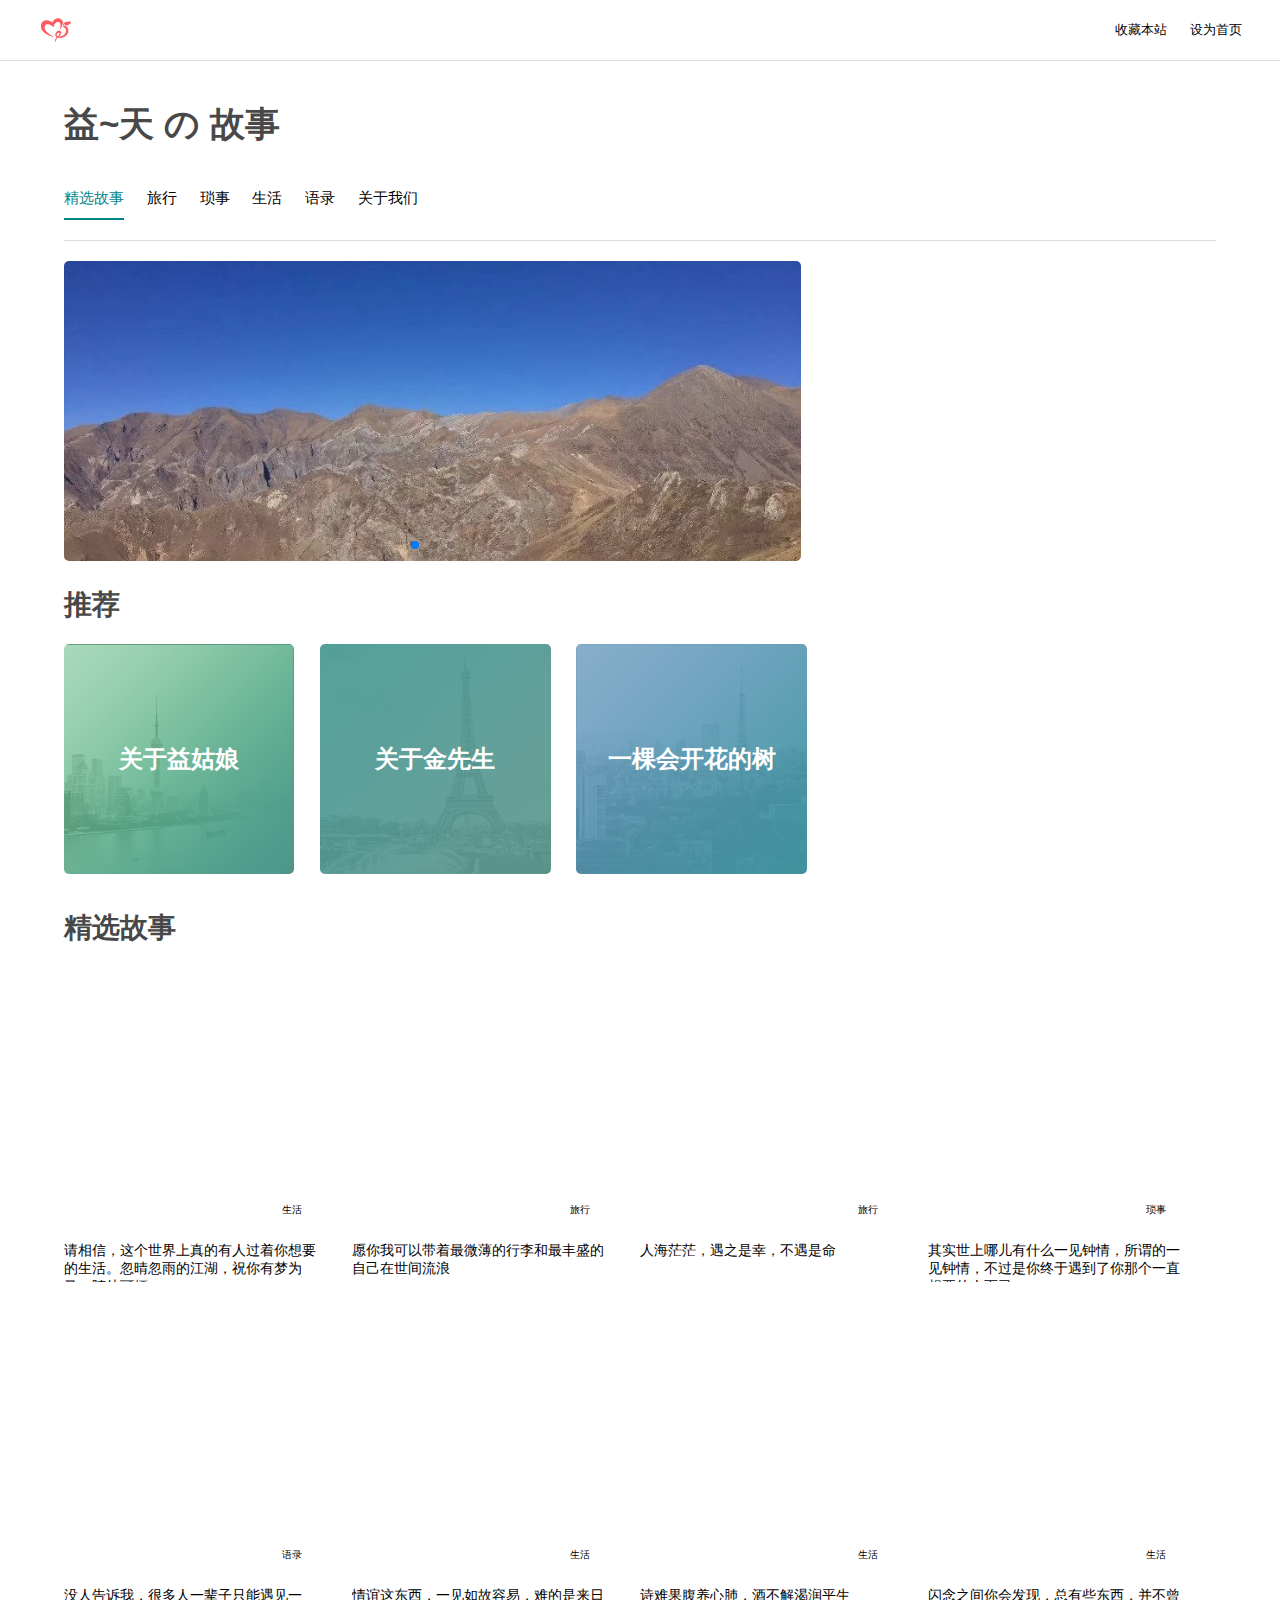
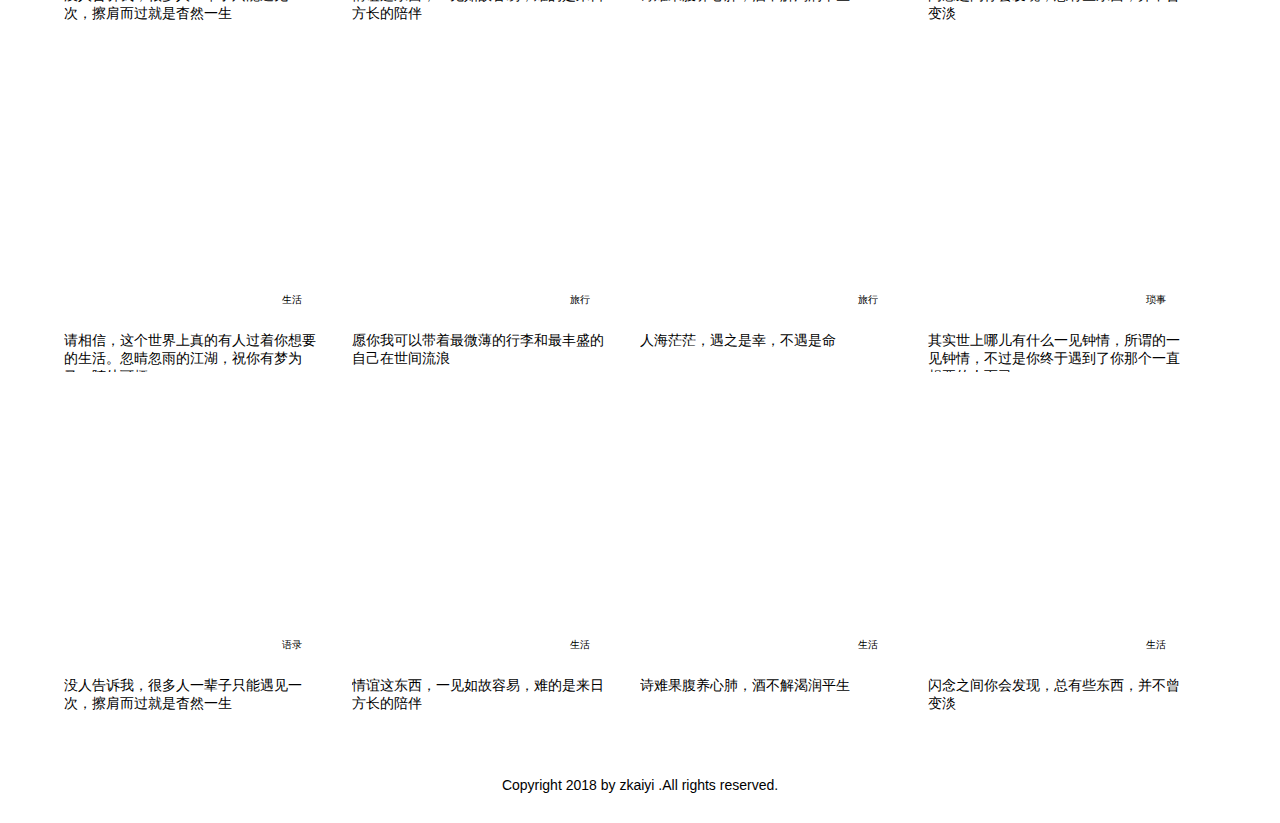
<file: index.html>
<!DOCTYPE html>
<html>
	<head>
		<meta charset="utf-8" />
		<meta http-equiv="content-Type" content="text/html;charset=utf-8"> 
		<meta name="viewport" content="initial-scale=1.0, maximum-scale=1.0, user-scalable=no" />
		<meta name="description" content="You are in my story" />
		<meta name="author" content="张凯益" />
		<title>You are in my story</title>
		<link rel="shortcut icon" type="image/x-icon" href="img/love.ico" media="screen" />
		<link rel="stylesheet" href="css/reset.css" />
		<link rel="stylesheet" href="css/main.css" />
		<link rel="stylesheet" href="css/swiper.min.css" />
		<link rel="stylesheet" href="css/index.css" />
		<link rel="stylesheet" href="css/media.css" />
		
	</head>
	
	<!--带有data-bg的必须要有lazy这个类名，用于懒加载-->
	<body>
		<!--通用的头部-->
		<div id="header">
			<div class="header-container">
				<div class="header-left">
					<img class="logo" src="img/love.png" />
				</div>
				<div class="header-right">
					<div class="collect">收藏本站</div>
					<div class="setIndex">设为首页</div>
				</div>
			</div>
		</div>
		
		<!--页面主体部分 -->
		<div class="container">
			<!--通用的导航-->
			<h1 class="title">益~天<a style="margin: 0 10px;">の</a>故事</h1>
			<div class="navs-container">
				<div class="navs navs-active">精选故事</div>
				<div class="navs">旅行</div>
				<div class="navs">琐事</div>
				<div class="navs">生活</div>
				<div class="navs">语录</div>
				<div class="navs">关于我们</div>
			</div>
			<!--轮播图-->
			<div class="swiper-container">
		        <div class="swiper-wrapper">
		            <div class="swiper-slide lazy"  data-bg="url(story-img/3.jpg)"></div>
		            <div class="swiper-slide lazy"  data-bg="url(story-img/10.jpg)"></div>
		            <div class="swiper-slide lazy"  data-bg="url(story-img/12.jpg)"></div>

		        </div>
		        <!-- Add Pagination -->
		        <div class="swiper-pagination"></div>
		    </div>
		    
			<h2 class="title2 title3">推荐</h2>
			<div class="recommend-container">
				<div class="recommends lazy" data-bg="url(img/bg1.png)">
					<h1 class="recommend-title">关于益姑娘</h1>

				</div>
				<div class="recommends lazy" data-bg="url(img/bg2.png)">
					<h1 class="recommend-title">关于金先生</h1>
					
				</div>
				<div class="recommends lazy" data-bg="url(img/bg3.png)">
					<h1 class="recommend-title">一棵会开花的树</h1>

				</div>
			</div>
			
			<h2 class="title2">精选故事</h2>
			<div class="main">
				
				<!--一个section是一个小块-->
				<div class="section">
					<div class="section-container lazy"  data-bg="url(story-img/1.jpg)">
						<div class="tag">生活</div>
					</div>
					<p class="desc">请相信，这个世界上真的有人过着你想要的生活。忽晴忽雨的江湖，祝你有梦为马，随处可栖。</p>
				</div>
				<div class="section">
					<div class="section-container lazy"  data-bg="url(story-img/2.jpg)" >
						<div class="tag">旅行</div>
					</div>
					<p class="desc">愿你我可以带着最微薄的行李和最丰盛的自己在世间流浪</p>
				</div>
				<div class="section">
					<div class="section-container lazy"  data-bg="url(story-img/3.jpg)">
						<div class="tag">旅行</div>
					</div>
					<p class="desc">人海茫茫，遇之是幸，不遇是命</p>
				</div>
				<div class="section">
					<div class="section-container lazy"  data-bg="url(story-img/4.jpg)">
						<div class="tag">琐事</div>
					</div>
					<p class="desc">其实世上哪儿有什么一见钟情，所谓的一见钟情，不过是你终于遇到了你那个一直想要的人而已</p>
				</div>
				<div class="section">
					<div class="section-container lazy"  data-bg="url(story-img/6.jpg)">
						<div class="tag">语录</div>
					</div>
					<p class="desc">没人告诉我，很多人一辈子只能遇见一次，擦肩而过就是杳然一生</p>
				</div>
				<div class="section">
					<div class="section-container lazy"  data-bg="url(story-img/7.jpg)">
						<div class="tag">生活</div>
					</div>
					<p class="desc">情谊这东西，一见如故容易，难的是来日方长的陪伴</p>
				</div>
				<div class="section">
					<div class="section-container lazy"  data-bg="url(story-img/8.jpg)">
						<div class="tag">生活</div>
					</div>
					<p class="desc">诗难果腹养心肺，酒不解渴润平生</p>
				</div>
				<div class="section">
					<div class="section-container lazy"  data-bg="url(story-img/9.jpg)">
						<div class="tag">生活</div>
					</div>
					<p class="desc">闪念之间你会发现，总有些东西，并不曾变淡</p>
				</div>
				<div class="section">
					<div class="section-container lazy"  data-bg="url(story-img/1.jpg)">
						<div class="tag">生活</div>
					</div>
					<p class="desc">请相信，这个世界上真的有人过着你想要的生活。忽晴忽雨的江湖，祝你有梦为马，随处可栖。</p>
				</div>
				<div class="section">
					<div class="section-container lazy"  data-bg="url(story-img/2.jpg)">
						<div class="tag">旅行</div>
					</div>
					<p class="desc">愿你我可以带着最微薄的行李和最丰盛的自己在世间流浪</p>
				</div>
				<div class="section">
					<div class="section-container lazy"  data-bg="url(story-img/3.jpg)">
						<div class="tag">旅行</div>
					</div>
					<p class="desc">人海茫茫，遇之是幸，不遇是命</p>
				</div>
				<div class="section">
					<div class="section-container lazy"  data-bg="url(story-img/4.jpg)">
						<div class="tag">琐事</div>
					</div>
					<p class="desc">其实世上哪儿有什么一见钟情，所谓的一见钟情，不过是你终于遇到了你那个一直想要的人而已</p>
				</div>
				<div class="section">
					<div class="section-container lazy"  data-bg="url(story-img/6.jpg)">
						<div class="tag">语录</div>
					</div>
					<p class="desc">没人告诉我，很多人一辈子只能遇见一次，擦肩而过就是杳然一生</p>
				</div>
				<div class="section">
					<div class="section-container lazy"  data-bg="url(story-img/7.jpg)">
						<div class="tag">生活</div>
					</div>
					<p class="desc">情谊这东西，一见如故容易，难的是来日方长的陪伴</p>
				</div>
				<div class="section">
					<div class="section-container lazy"  data-bg="url(story-img/8.jpg)">
						<div class="tag">生活</div>
					</div>
					<p class="desc">诗难果腹养心肺，酒不解渴润平生</p>
				</div>
				<div class="section">
					<div class="section-container lazy"  data-bg="url(story-img/9.jpg)">
						<div class="tag">生活</div>
					</div>
					<p class="desc">闪念之间你会发现，总有些东西，并不曾变淡</p>
				</div>
			</div>
		</div>
		<footer>
			Copyright 2018 by zkaiyi .All rights reserved.
		</footer>
		<script src="js/jquery-3.2.1.js"></script>
		<script type="text/javascript" src="js/onload.js" ></script>
		<script type="text/javascript" src="js/main.js" ></script>
		<script type="text/javascript" src="js/swiper.jquery.min.js" ></script>
		<script type="text/javascript" src="js/isie.js" ></script>
		<script>
	    var swiper = new Swiper('.swiper-container', {
	        pagination: '.swiper-pagination',
	        paginationClickable: true,
	        spaceBetween: 30,
	        centeredSlides: true,
	        autoplay: 2500,
	        autoplayDisableOnInteraction: false
	    });
	    </script>
	</body>
</html>
</file>
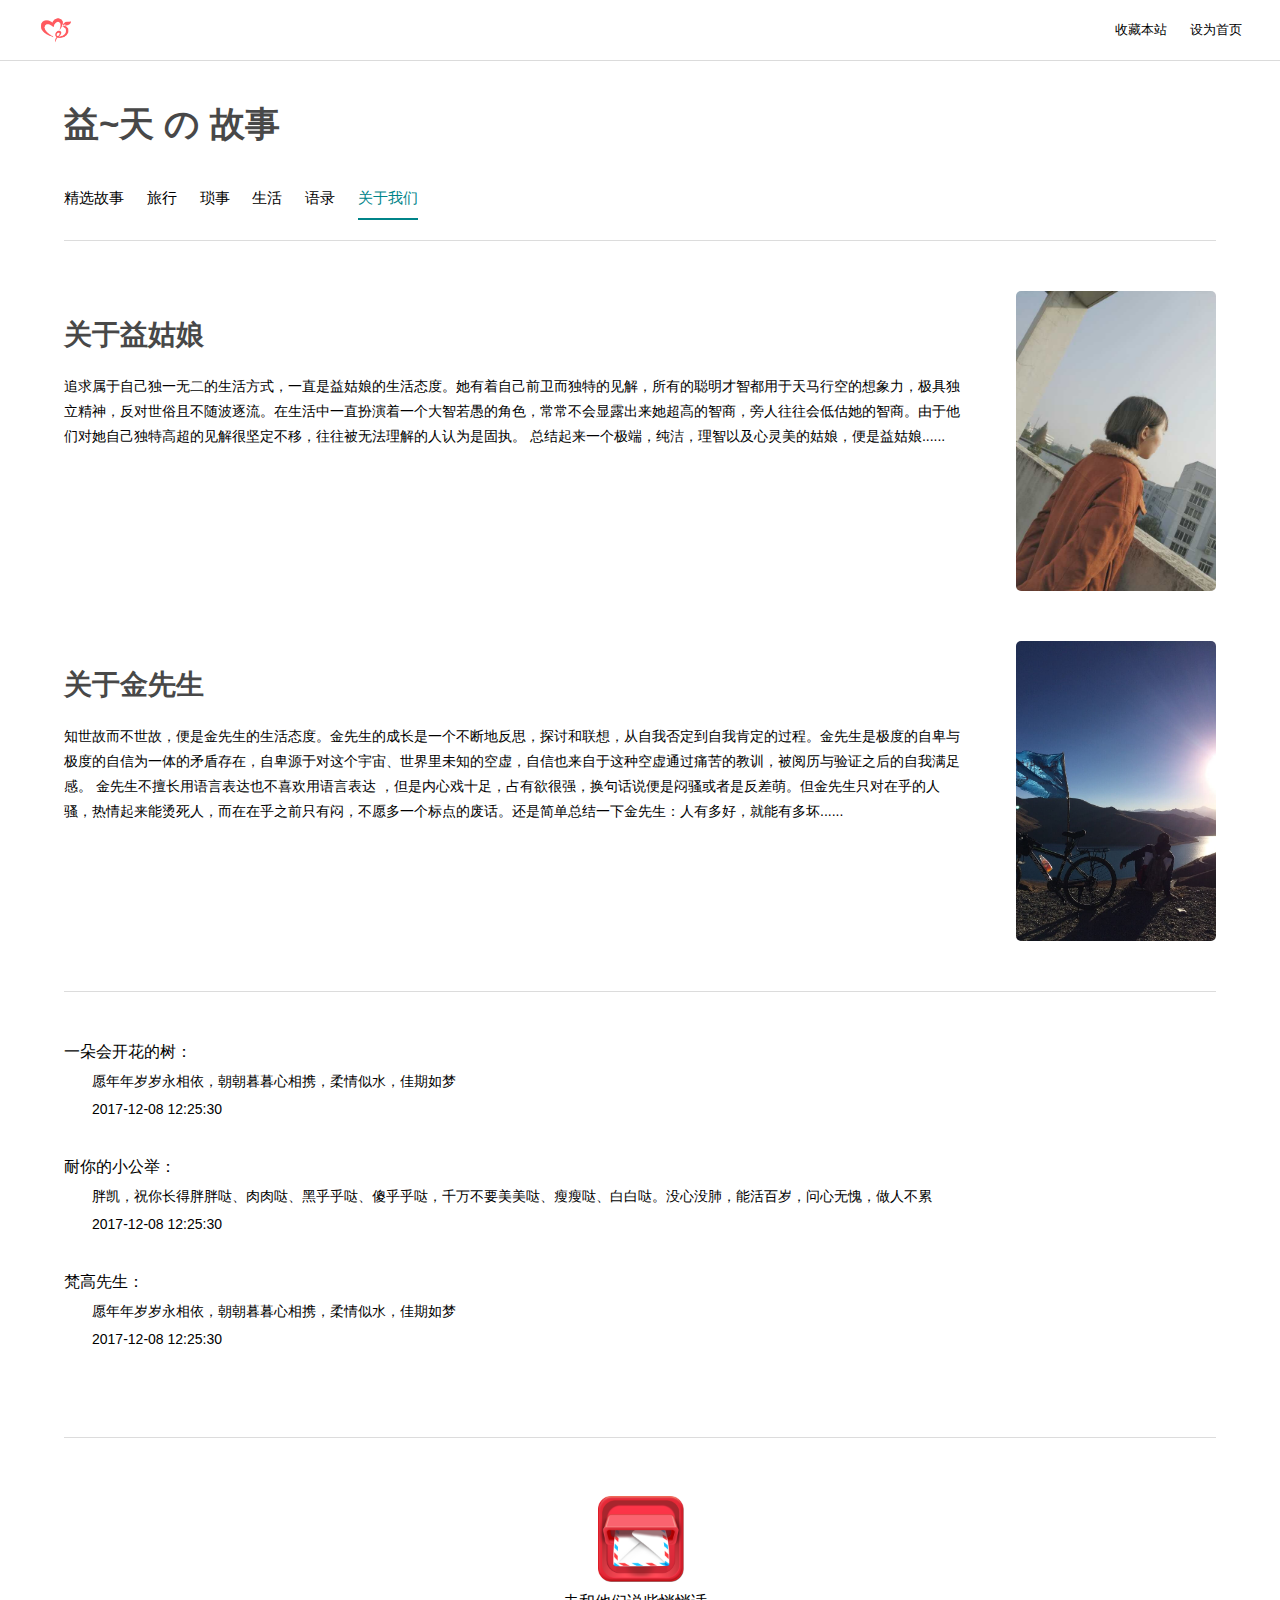
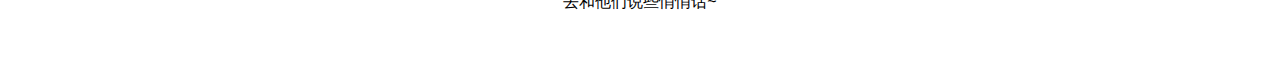
<file: about.html>
<!DOCTYPE html>
<html>
	<head>
		<meta charset="utf-8" />
		<meta http-equiv="content-Type" content="text/html;charset=utf-8"> 
		<meta name="viewport" content="initial-scale=1.0, maximum-scale=1.0, user-scalable=no" />
		<meta name="description" content="You are in my story" />
		<meta name="author" content="张凯益" />
		<title>You are in my story</title>
		<link rel="shortcut icon" type="image/x-icon" href="img/love.ico" media="screen" />
		<link rel="stylesheet" href="css/reset.css" />
		<link rel="stylesheet" href="css/main.css" />
		
		<link rel="stylesheet" href="css/about.css" />
		<link rel="stylesheet" href="css/media.css" />
	</head>
	<body>
		<div id="header">
			<div class="header-container">
				<div class="header-left">
					<img class="logo" src="img/love.png" />
				</div>
				<div class="header-right">
					<div class="collect">收藏本站</div>
					<div class="setIndex">设为首页</div>
				</div>
			</div>
			
		</div>
		<div class="container">
			<h1 class="title">益~天<a style="margin: 0 10px;">の</a>故事</h1>
			<div class="navs-container">
				<div class="navs">精选故事</div>
				<div class="navs">旅行</div>
				<div class="navs">琐事</div>
				<div class="navs">生活</div>
				<div class="navs">语录</div>
				<div class="navs navs-active">关于我们</div>
			</div>

			
			<div class="person-desc">
				
				<div class="person-desc-right">
					<h2 class="title2">关于益姑娘</h2>
					<div class="main">
						<p class="peroson-desc">
							追求属于自己独一无二的生活方式，一直是益姑娘的生活态度。她有着自己前卫而独特的见解，所有的聪明才智都用于天马行空的想象力，极具独立精神，反对世俗且不随波逐流。在生活中一直扮演着一个大智若愚的角色，常常不会显露出来她超高的智商，旁人往往会低估她的智商。由于他们对她自己独特高超的见解很坚定不移，往往被无法理解的人认为是固执。
							总结起来一个极端，纯洁，理智以及心灵美的姑娘，便是益姑娘......
						</p>
					</div>
				</div>
				<div class="person-desc-left lazy" data-bg="url(img/yi.jpg)"></div>
			</div>
			<div class="person-desc">
				
				<div class="person-desc-right">
					<h2 class="title2">关于金先生</h2>
					<div class="main">
						<p class="peroson-desc">
							知世故而不世故，便是金先生的生活态度。金先生的成长是一个不断地反思，探讨和联想，从自我否定到自我肯定的过程。金先生是极度的自卑与极度的自信为一体的矛盾存在，自卑源于对这个宇宙、世界里未知的空虚，自信也来自于这种空虚通过痛苦的教训，被阅历与验证之后的自我满足感。
							金先生不擅长用语言表达也不喜欢用语言表达 ，但是内心戏十足，占有欲很强，换句话说便是闷骚或者是反差萌。但金先生只对在乎的人骚，热情起来能烫死人，而在在乎之前只有闷，不愿多一个标点的废话。还是简单总结一下金先生：人有多好，就能有多坏......
						</p>
					</div>
				</div>
				<div class="person-desc-left lazy" data-bg="url(img/tian.jpg)"></div>
			</div>
			
			<div class="liuyan-list">
				<div class="lists">
					<p class="liuyan-name">一朵会开花的树：</p>
					<p class="liuyan-content">愿年年岁岁永相依，朝朝暮暮心相携，柔情似水，佳期如梦</p>
					<p class="liuyan-time">2017-12-08 12:25:30</p>
				</div>
				<div class="lists">
					<p class="liuyan-name">耐你的小公举：</p>
					<p class="liuyan-content">胖凯，祝你长得胖胖哒、肉肉哒、黑乎乎哒、傻乎乎哒，千万不要美美哒、瘦瘦哒、白白哒。没心没肺，能活百岁，问心无愧，做人不累</p>
					<p class="liuyan-time">2017-12-08 12:25:30</p>
				</div>
				<div class="lists">
					<p class="liuyan-name">梵高先生：</p>
					<p class="liuyan-content">愿年年岁岁永相依，朝朝暮暮心相携，柔情似水，佳期如梦</p>
					<p class="liuyan-time">2017-12-08 12:25:30</p>
				</div>
			</div>
			
			<div class="liuyan" onclick="window.location.href='mail.html'">
				<img class="mail" src="img/mail.png" />
				<p>去和他们说些悄悄话~</p>
			</div>
		</div>

		<script src="js/jquery-3.2.1.js"></script>
		<script type="text/javascript" src="js/onload.js" ></script>
		<script type="text/javascript" src="js/main.js" ></script>
	</body>
</html>
</file>
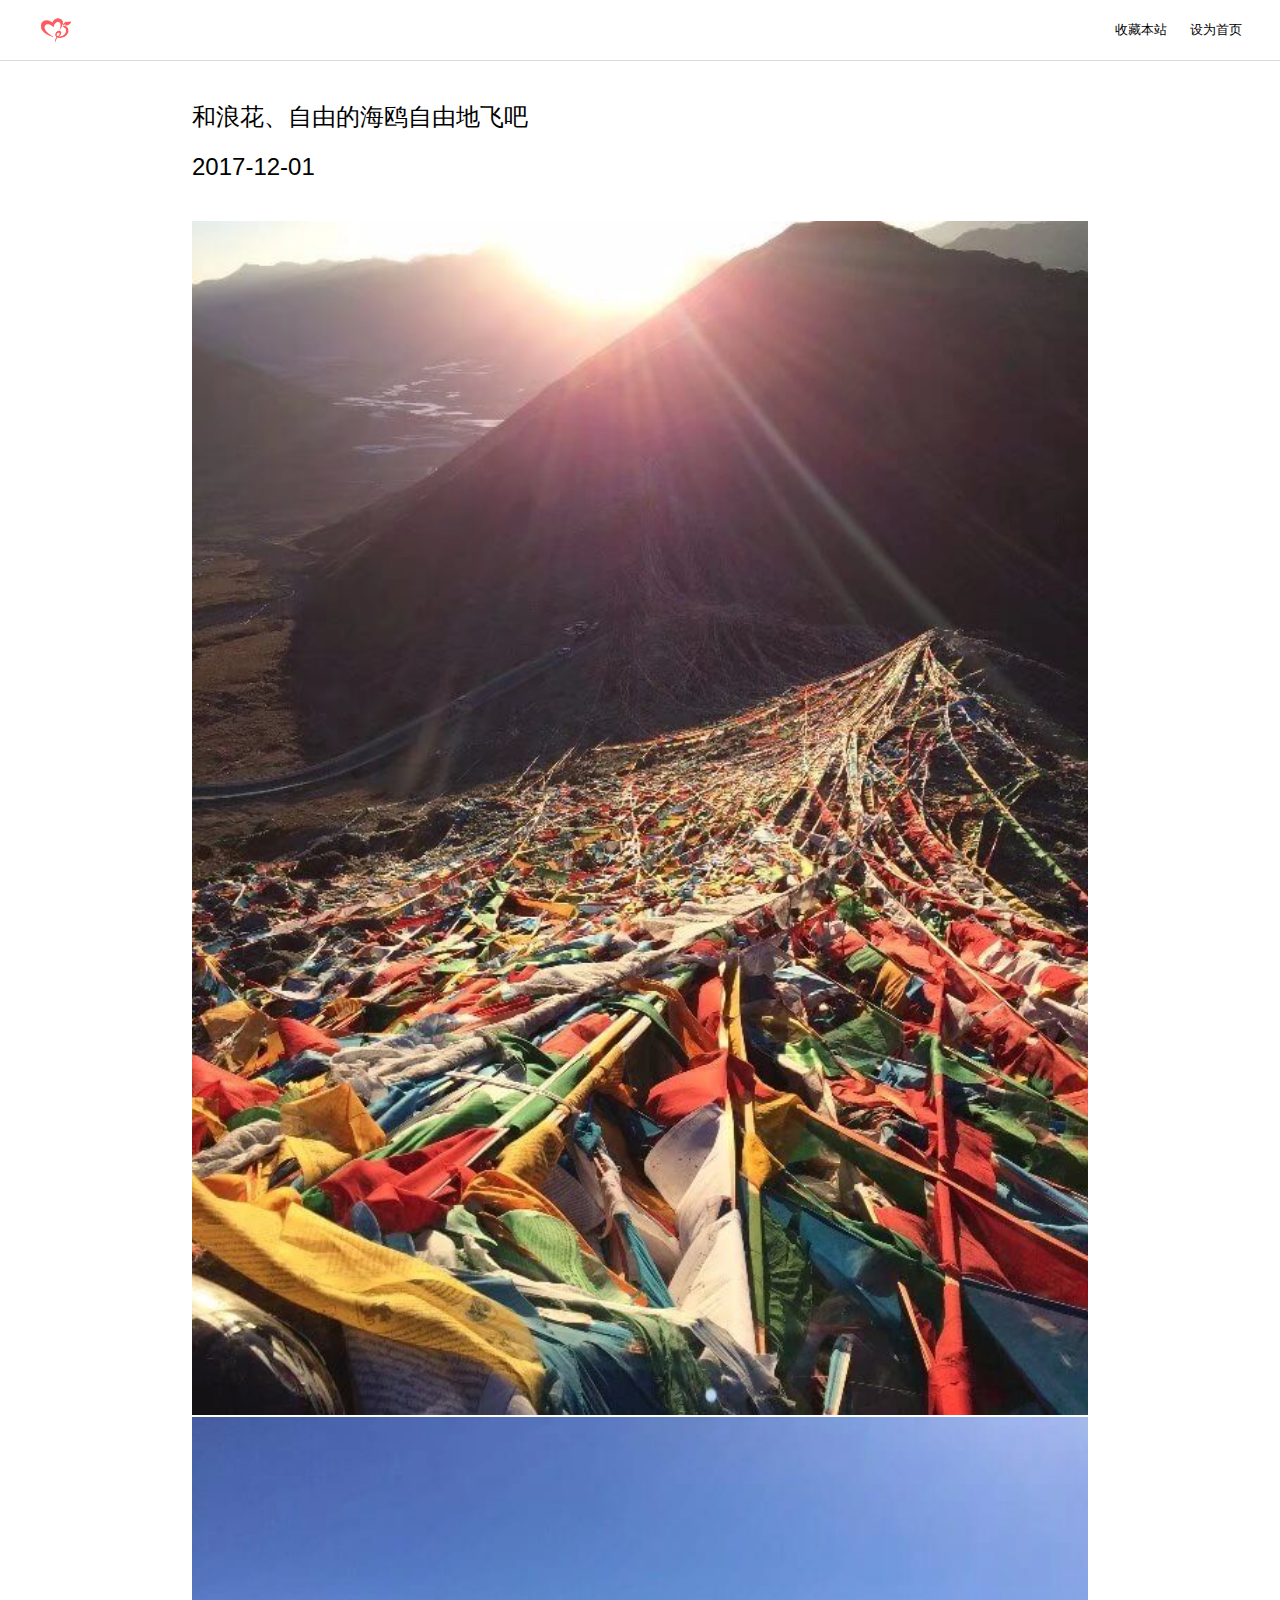
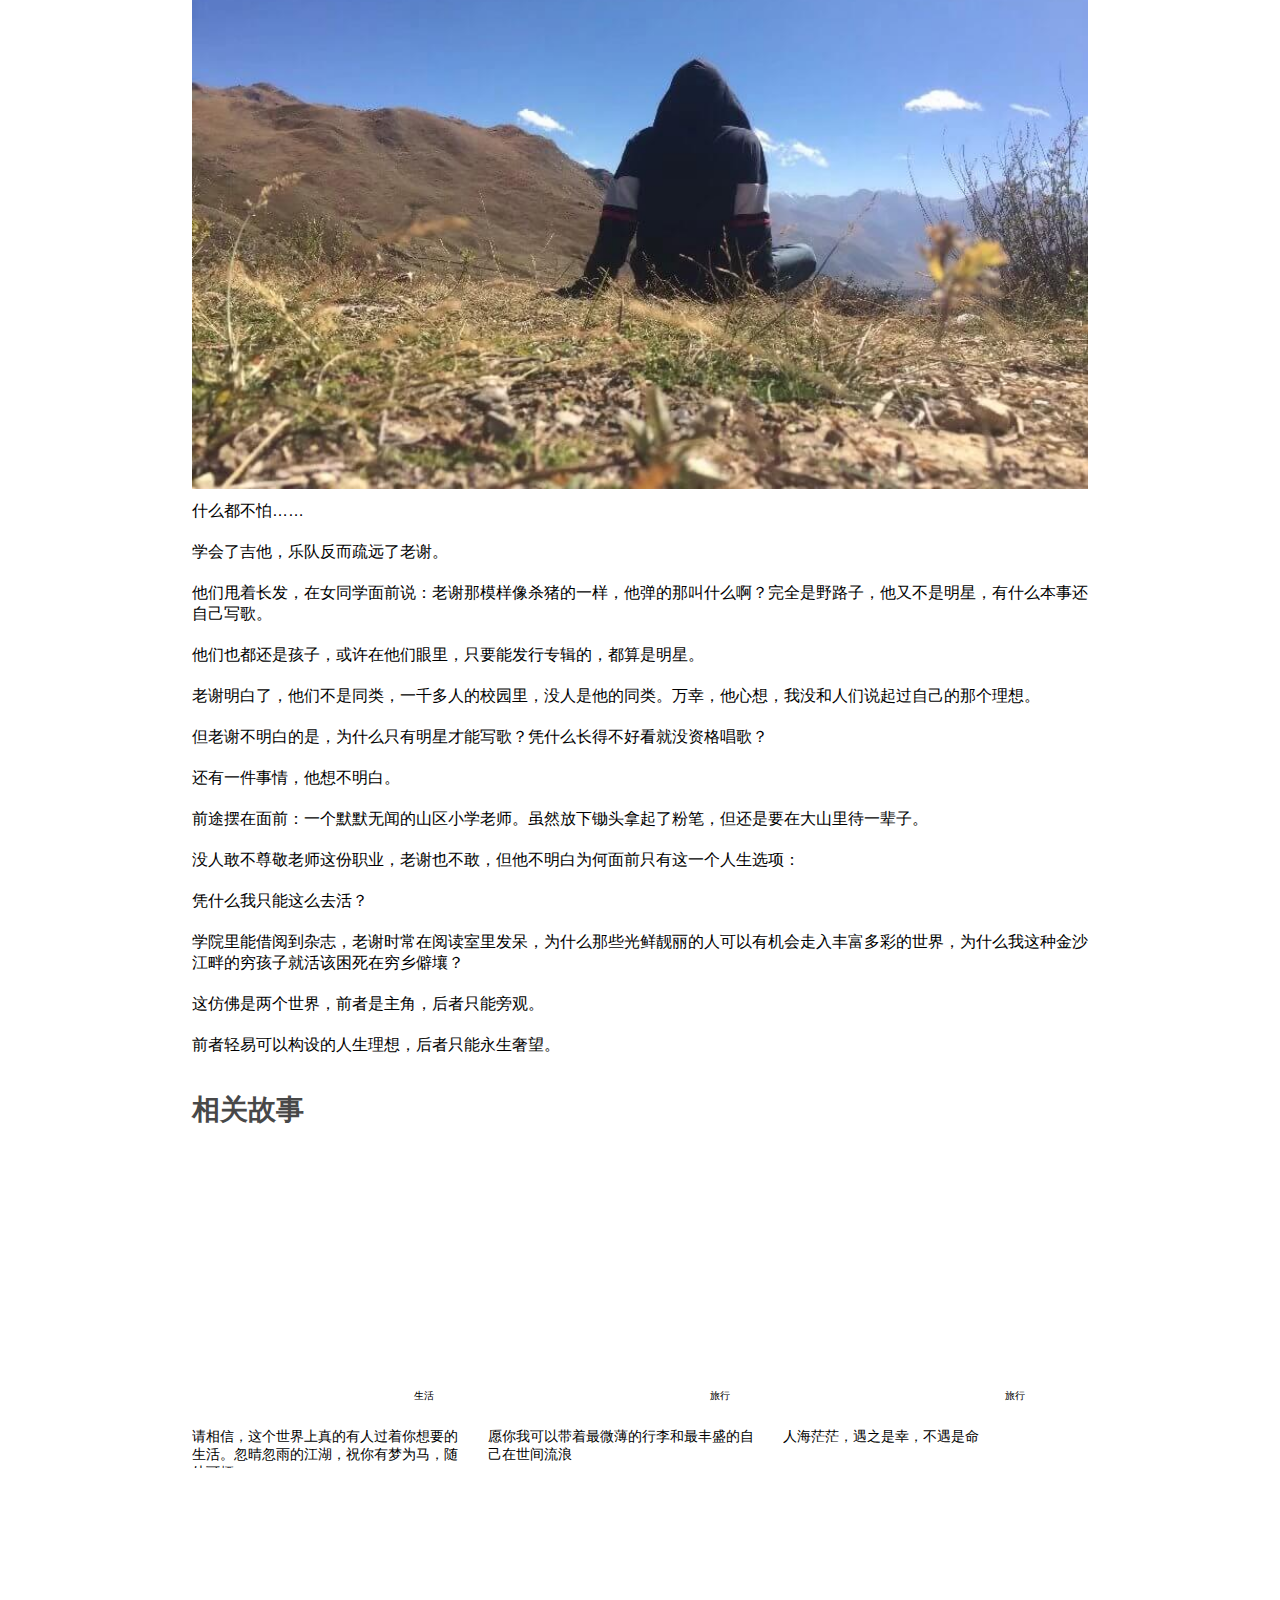
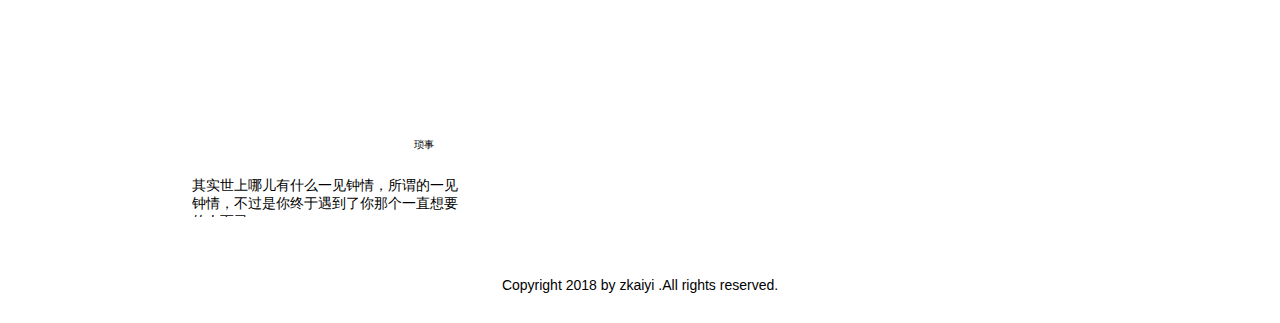
<file: detail.html>
<!DOCTYPE html>
<html>
	<head>
		<meta charset="utf-8" />
		<meta http-equiv="content-Type" content="text/html;charset=utf-8"> 
		<meta name="viewport" content="initial-scale=1.0, maximum-scale=1.0, user-scalable=no" />
		<meta name="description" content="You are in my story" />
		<meta name="author" content="张凯益" />
		<title>You are in my story</title>
		<link rel="shortcut icon" type="image/x-icon" href="img/love.ico" media="screen" />
		<link rel="stylesheet" href="css/reset.css" />
		<link rel="stylesheet" href="css/main.css" />
		<link rel="stylesheet" href="css/detail.css" />
		<link rel="stylesheet" href="css/media.css" />
	</head>
	<body>
		<div id="header">
			<div class="header-container">
				<div class="header-left">
					<img class="logo" src="img/love.png" />
				</div>
				<div class="header-right">
					<div class="collect">收藏本站</div>
					<div class="setIndex">设为首页</div>
				</div>
			</div>
			
		</div>
		<div class="container2">
			<div class="detail-titles">
				<p>和浪花、自由的海鸥自由地飞吧</p>
				<p>2017-12-01</p>
			</div>
			<div class="pictures">
				<img src="story-img/1.jpg" />
				<img src="story-img/10.jpg" />

			</div>
			<div class="texts">
				<p>什么都不怕……</p>
				<p>学会了吉他，乐队反而疏远了老谢。</p>
				<p>他们甩着长发，在女同学面前说：老谢那模样像杀猪的一样，他弹的那叫什么啊？完全是野路子，他又不是明星，有什么本事还自己写歌。</p>
				<p>他们也都还是孩子，或许在他们眼里，只要能发行专辑的，都算是明星。</p>
				<p>老谢明白了，他们不是同类，一千多人的校园里，没人是他的同类。万幸，他心想，我没和人们说起过自己的那个理想。</p>
				<p>但老谢不明白的是，为什么只有明星才能写歌？凭什么长得不好看就没资格唱歌？</p>
				<p>还有一件事情，他想不明白。</p>
				<p>前途摆在面前：一个默默无闻的山区小学老师。虽然放下锄头拿起了粉笔，但还是要在大山里待一辈子。</p>
				<p>没人敢不尊敬老师这份职业，老谢也不敢，但他不明白为何面前只有这一个人生选项：</p>
				<p>凭什么我只能这么去活？</p>
				<p>学院里能借阅到杂志，老谢时常在阅读室里发呆，为什么那些光鲜靓丽的人可以有机会走入丰富多彩的世界，为什么我这种金沙江畔的穷孩子就活该困死在穷乡僻壤？</p>
				<p>这仿佛是两个世界，前者是主角，后者只能旁观。</p>
				<p>前者轻易可以构设的人生理想，后者只能永生奢望。</p>
			</div>
		</div>
		<div class="container2">
			
			<h2 class="title2">相关故事</h2>
			<div class="main">
				<div class="section">
					<div class="section-container lazy"  data-bg="url(story-img/1.jpg)">
						<div class="tag">生活</div>
					</div>
					<p class="desc">请相信，这个世界上真的有人过着你想要的生活。忽晴忽雨的江湖，祝你有梦为马，随处可栖。</p>
				</div>
				<div class="section">
					<div class="section-container lazy"  data-bg="url(story-img/2.jpg)" >
						<div class="tag">旅行</div>
					</div>
					<p class="desc">愿你我可以带着最微薄的行李和最丰盛的自己在世间流浪</p>
				</div>
				<div class="section">
					<div class="section-container lazy"  data-bg="url(story-img/3.jpg)">
						<div class="tag">旅行</div>
					</div>
					<p class="desc">人海茫茫，遇之是幸，不遇是命</p>
				</div>
				<div class="section">
					<div class="section-container lazy"  data-bg="url(story-img/4.jpg)">
						<div class="tag">琐事</div>
					</div>
					<p class="desc">其实世上哪儿有什么一见钟情，所谓的一见钟情，不过是你终于遇到了你那个一直想要的人而已</p>
				</div>
			
			</div>
		</div>
		<footer>
			Copyright 2018 by zkaiyi .All rights reserved.
		</footer>
		<script src="js/jquery-3.2.1.js"></script>
		<script type="text/javascript" src="js/onload.js" ></script>
		<script type="text/javascript" src="js/main.js" ></script>
	</body>
</html>
</file>
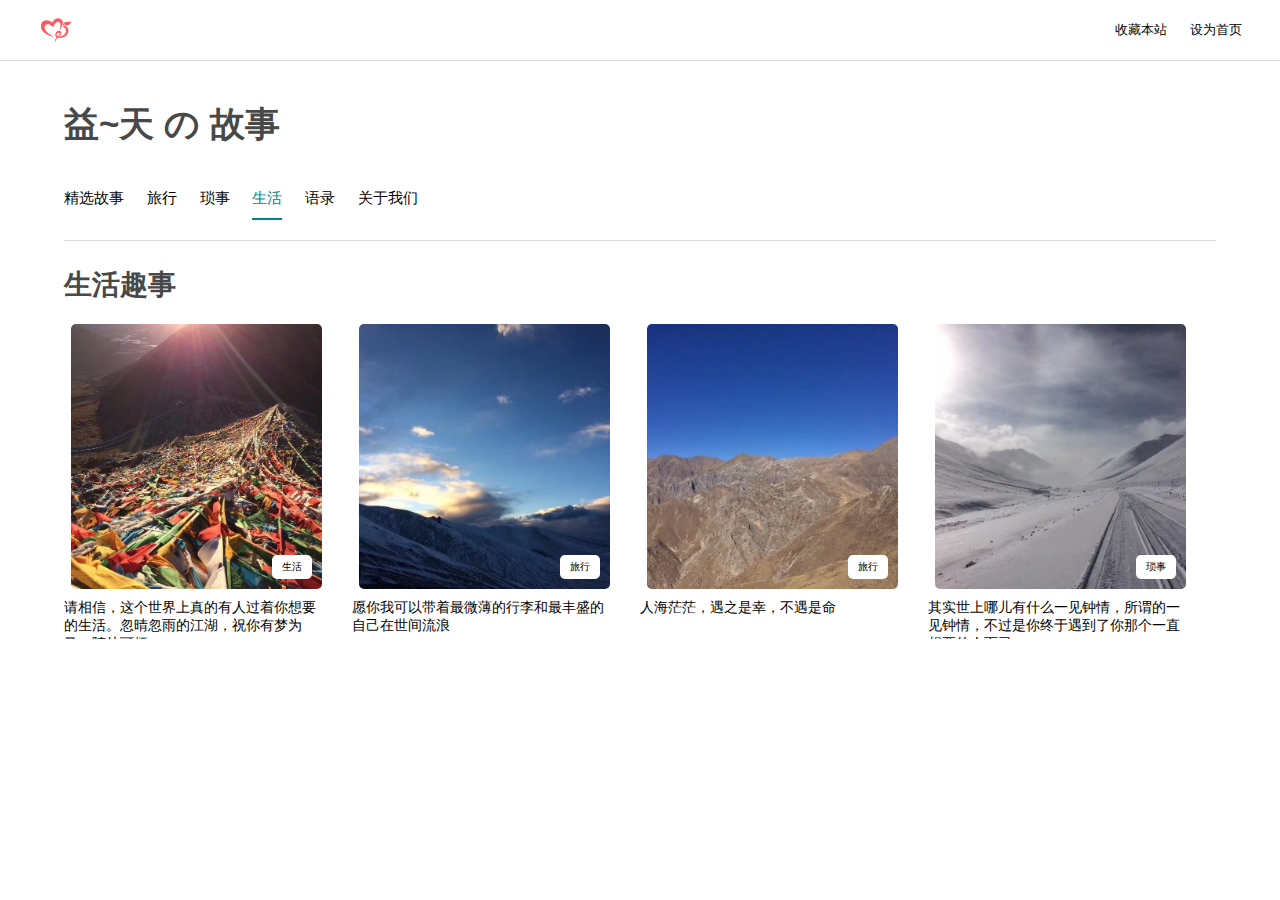
<file: life.html>
<!DOCTYPE html>
<html>
	<head>
		<meta charset="utf-8" />
		<meta http-equiv="content-Type" content="text/html;charset=utf-8"> 
		<meta name="viewport" content="initial-scale=1.0, maximum-scale=1.0, user-scalable=no" />
		<meta name="description" content="You are in my story" />
		<meta name="author" content="张凯益" />
		<title>You are in my story</title>
		<link rel="shortcut icon" type="image/x-icon" href="img/love.ico" media="screen" />
		<link rel="stylesheet" href="css/reset.css" />
		<link rel="stylesheet" href="css/main.css" />
		<link rel="stylesheet" href="css/media.css" />
	</head>
	<body>
		<div id="header">
			<div class="header-container">
				<div class="header-left">
					<img class="logo" src="img/love.png" />
				</div>
				<div class="header-right">
					<div class="collect">收藏本站</div>
					<div class="setIndex">设为首页</div>
				</div>
			</div>
			
		</div>
		<div class="container">
			<h1 class="title">益~天<a style="margin: 0 10px;">の</a>故事</h1>
			<div class="navs-container">
				<div class="navs">精选故事</div>
				<div class="navs">旅行</div>
				<div class="navs">琐事</div>
				<div class="navs navs-active">生活</div>
				<div class="navs">语录</div>
				<div class="navs">关于我们</div>
			</div>

			
			<h2 class="title2">生活趣事</h2>
			<div class="main">
				<div class="section">
					<div class="section-container lazy"  data-bg="url(story-img/1.jpg)">
						<div class="tag">生活</div>
					</div>
					<p class="desc">请相信，这个世界上真的有人过着你想要的生活。忽晴忽雨的江湖，祝你有梦为马，随处可栖。</p>
				</div>
				<div class="section">
					<div class="section-container lazy"  data-bg="url(story-img/2.jpg)" >
						<div class="tag">旅行</div>
					</div>
					<p class="desc">愿你我可以带着最微薄的行李和最丰盛的自己在世间流浪</p>
				</div>
				<div class="section">
					<div class="section-container lazy"  data-bg="url(story-img/3.jpg)">
						<div class="tag">旅行</div>
					</div>
					<p class="desc">人海茫茫，遇之是幸，不遇是命</p>
				</div>
				<div class="section">
					<div class="section-container lazy"  data-bg="url(story-img/4.jpg)">
						<div class="tag">琐事</div>
					</div>
					<p class="desc">其实世上哪儿有什么一见钟情，所谓的一见钟情，不过是你终于遇到了你那个一直想要的人而已</p>
				</div>
			</div>
		</div>

		<script src="js/jquery-3.2.1.js"></script>
		<script type="text/javascript" src="js/onload.js" ></script>
		<script type="text/javascript" src="js/main.js" ></script>
	</body>
</html>
</file>
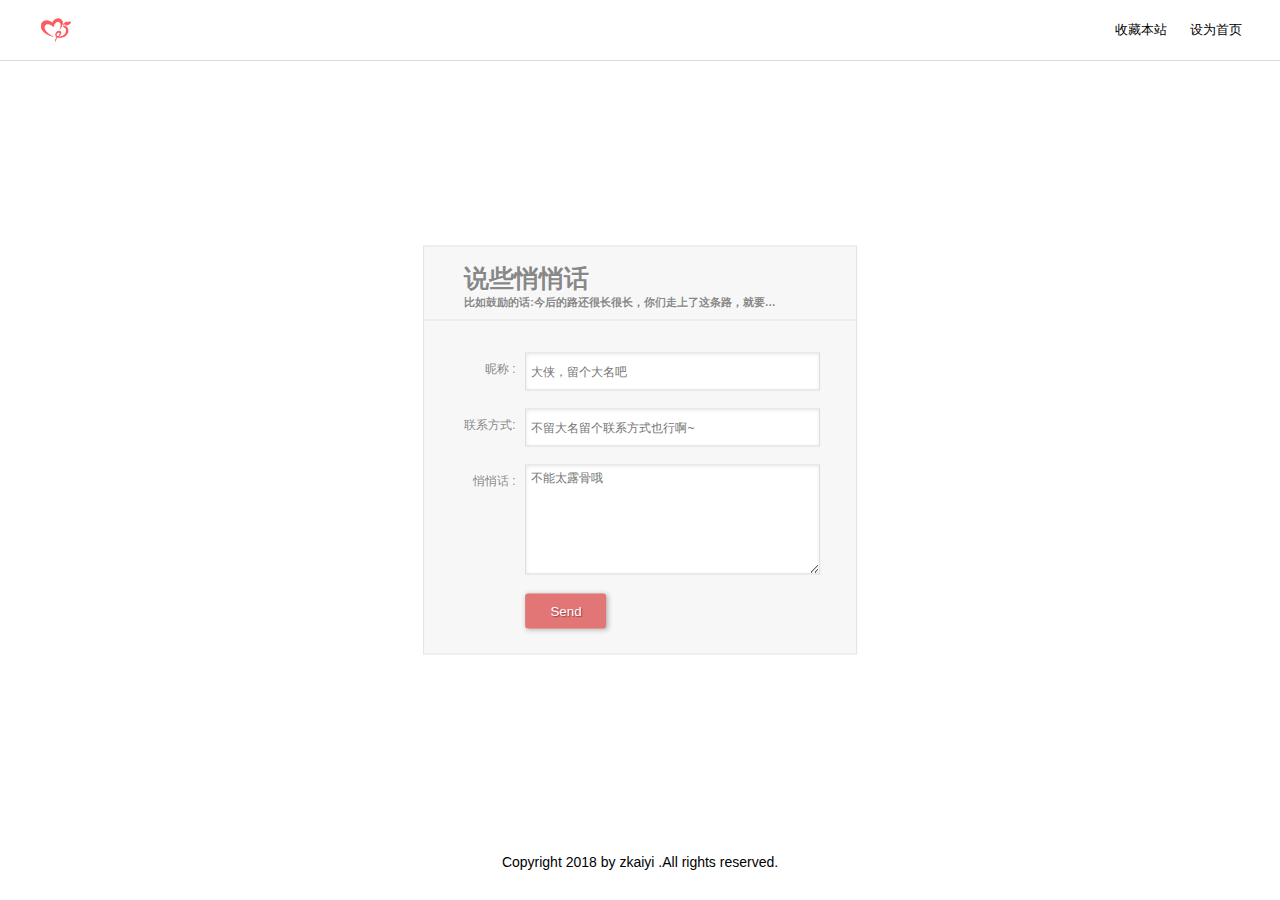
<file: mail.html>
<!DOCTYPE html>
<html>
	<head>
		<meta charset="utf-8" />
		<meta http-equiv="content-Type" content="text/html;charset=utf-8"> 
		<meta name="viewport" content="initial-scale=1.0, maximum-scale=1.0, user-scalable=no" />
		<meta name="description" content="You are in my story" />
		<meta name="author" content="张凯益" />
		<title>You are in my story</title>
		<link rel="shortcut icon" type="image/x-icon" href="img/love.ico" media="screen" />
		<link rel="stylesheet" href="css/reset.css" />
		<link rel="stylesheet" href="css/main.css" />
		<link rel="stylesheet" href="css/about.css" />
		<link rel="stylesheet" href="css/mail.css" />
		<link rel="stylesheet" href="css/media.css" />
	</head>
	<body>
		<div id="header">
			<div class="header-container">
				<div class="header-left">
					<img class="logo" src="img/love.png" />
				</div>
				<div class="header-right">
					<div class="collect">收藏本站</div>
					<div class="setIndex">设为首页</div>
				</div>
			</div>
			
		</div>
		<div>
			<form action="" method="post" class="STYLE-NAME basic-grey">
				<h1>说些悄悄话
					<span>比如鼓励的话:今后的路还很长很长，你们走上了这条路，就要坚持 这路注定坎坷</span>
				</h1>
				<label>
					<span>昵称 :</span>
					<input id="name" type="text" name="name" placeholder="大侠，留个大名吧" />
				</label>
				<label>
					<span>联系方式:</span>
					<input id="email" type="text" name="text" placeholder="不留大名留个联系方式也行啊~" />
				</label>
				
				<label>
					<span>悄悄话 :</span>
					<textarea id="message" name="message" placeholder="不能太露骨哦"></textarea>
				</label>

				<label>
					<span>&nbsp;</span>
					<input type="button" class="button" value="Send" />
				</label>
			</form>
		</div>
		<footer style="position: absolute;bottom: 0;text-align: center;width: 100%;">
			Copyright 2018 by zkaiyi .All rights reserved.
		</footer>
		<script src="js/jquery-3.2.1.js"></script>
		<script type="text/javascript" src="js/onload.js" ></script>
		<script type="text/javascript" src="js/main.js" ></script>
		<script>
			$(function(){
				$(".button").click(function(){
					
				})
			})
		</script>
	</body>
</html>
</file>
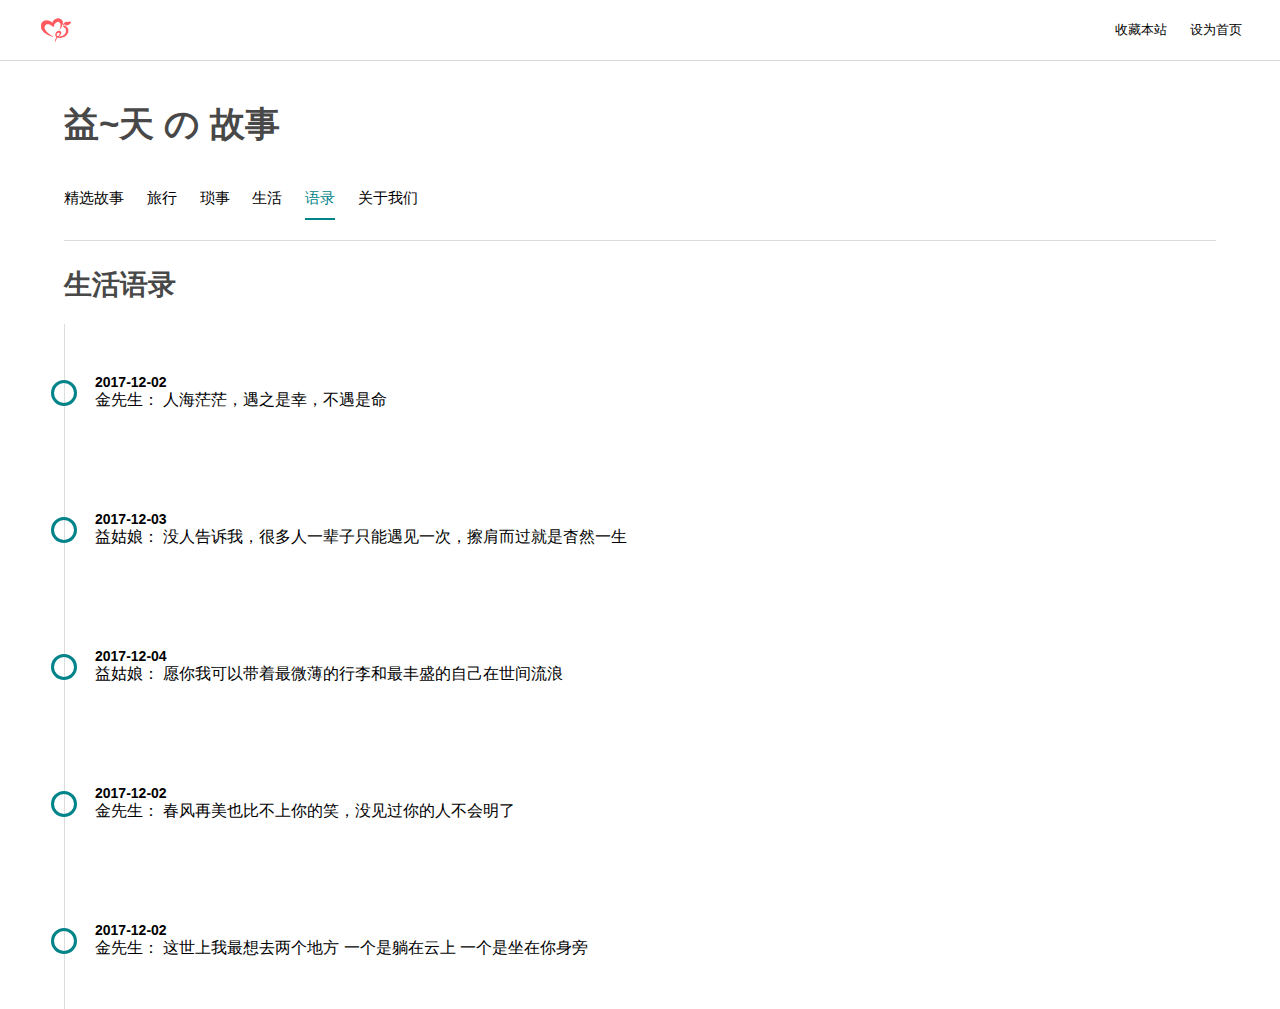
<file: quotations.html>
<!DOCTYPE html>
<html>
	<head>
		<meta charset="utf-8" />
		<meta http-equiv="content-Type" content="text/html;charset=utf-8"> 
		<meta name="viewport" content="initial-scale=1.0, maximum-scale=1.0, user-scalable=no" />
		<meta name="description" content="You are in my story" />
		<meta name="author" content="张凯益" />
		<title>You are in my story</title>
		<link rel="shortcut icon" type="image/x-icon" href="img/love.ico" media="screen" />
		<link rel="stylesheet" href="css/reset.css" />
		<link rel="stylesheet" href="css/main.css" />
		<link rel="stylesheet" href="css/media.css" />
		<link rel="stylesheet" href="css/trifles.css" />
	</head>
	<body>
		<div id="header">
			<div class="header-container">
				<div class="header-left">
					<img class="logo" src="img/love.png" />
				</div>
				<div class="header-right">
					<div class="collect">收藏本站</div>
					<div class="setIndex">设为首页</div>
				</div>
			</div>
			
		</div>
		<div class="container">
			<h1 class="title">益~天<a style="margin: 0 10px;">の</a>故事</h1>
			<div class="navs-container">
				<div class="navs">精选故事</div>
				<div class="navs">旅行</div>
				<div class="navs">琐事</div>
				<div class="navs">生活</div>
				<div class="navs navs-active">语录</div>
				<div class="navs">关于我们</div>
			</div>

			
			<h2 class="title2">生活语录</h2>
			<div class="main">
				<div class="trifles">
					<div class="dots"></div>
					<div class="text">
						<p class="time">2017-12-02</p>
						<p>
							<a class="name">金先生：</a>
							<a class="texts">人海茫茫，遇之是幸，不遇是命</a>
						</p>
					</div>
				</div>
				<div class="trifles">
					<div class="dots"></div>
					<div class="text">
						<p class="time">2017-12-03</p>
						<p>
							<a class="name">益姑娘：</a>
							<a class="texts">没人告诉我，很多人一辈子只能遇见一次，擦肩而过就是杳然一生</a>
						</p>
					</div>
				</div>
				<div class="trifles">
					<div class="dots"></div>
					<div class="text">
						<p class="time">2017-12-04</p>
						<p>
							<a class="name">益姑娘：</a>
							<a class="texts">愿你我可以带着最微薄的行李和最丰盛的自己在世间流浪</a>
						</p>
					</div>
				</div>
				<div class="trifles">
					<div class="dots"></div>
					<div class="text">
						<p class="time">2017-12-02</p>
						<p>
							<a class="name">金先生：</a>
							<a class="texts">春风再美也比不上你的笑，没见过你的人不会明了</a>
						</p>
					</div>
				</div>
				<div class="trifles">
					<div class="dots"></div>
					<div class="text">
						<p class="time">2017-12-02</p>
						<p>
							<a class="name">金先生：</a>
							<a class="texts">这世上我最想去两个地方  一个是躺在云上 一个是坐在你身旁</a>
						</p>
					</div>
				</div>
			</div>
		</div>

		<script src="js/jquery-3.2.1.js"></script>
		<script type="text/javascript" src="js/onload.js" ></script>
		<script type="text/javascript" src="js/main.js" ></script>
	</body>
</html>
</file>
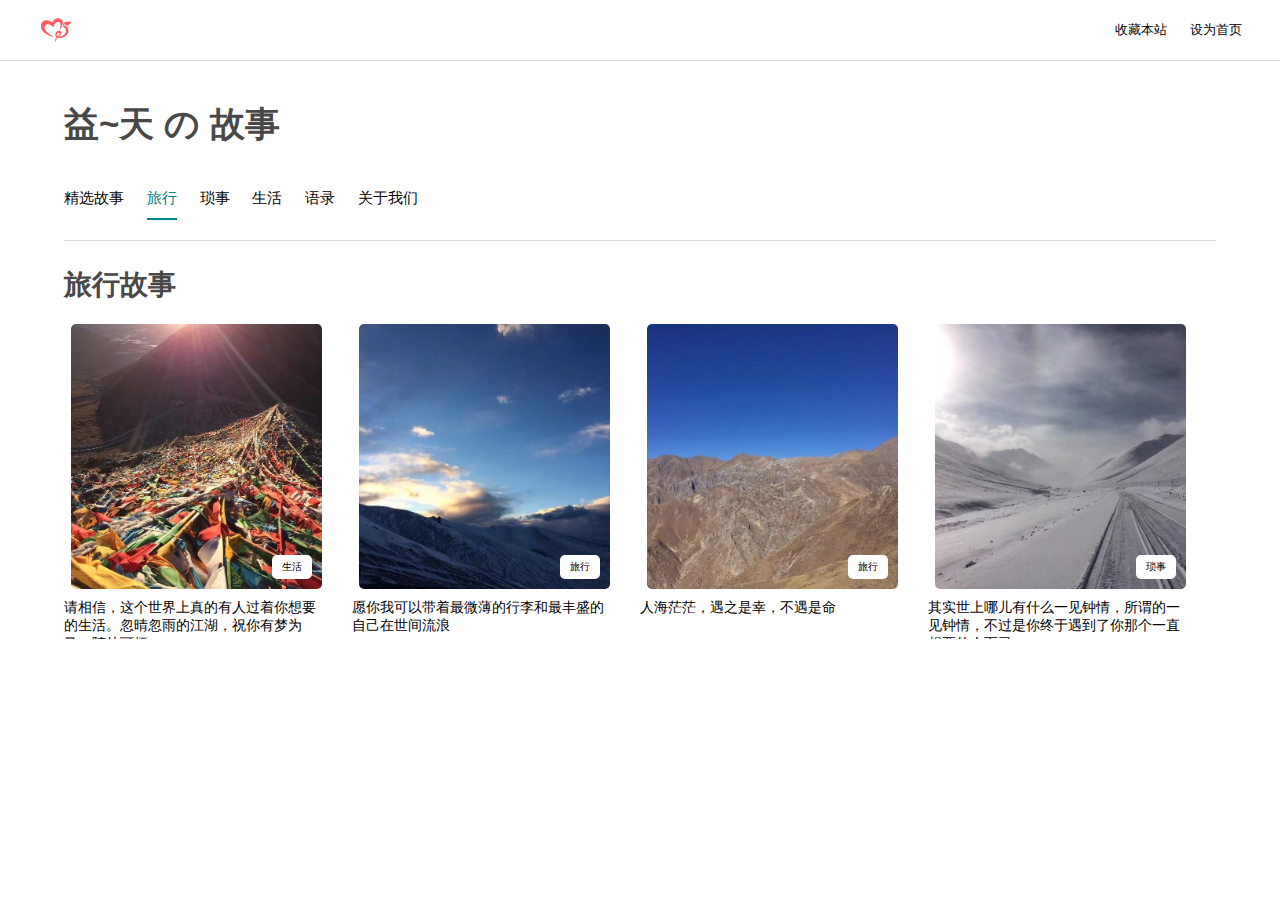
<file: travel.html>
<!DOCTYPE html>
<html>
	<head>
		<meta charset="utf-8" />
		<meta http-equiv="content-Type" content="text/html;charset=utf-8"> 
		<meta name="viewport" content="initial-scale=1.0, maximum-scale=1.0, user-scalable=no" />
		<meta name="description" content="You are in my story" />
		<meta name="author" content="张凯益" />
		<title>You are in my story</title>
		<link rel="shortcut icon" type="image/x-icon" href="img/love.ico" media="screen" />
		<link rel="stylesheet" href="css/reset.css" />
		<link rel="stylesheet" href="css/main.css" />
		<link rel="stylesheet" href="css/media.css" />
	</head>
	<body>
		<div id="header">
			<div class="header-container">
				<div class="header-left">
					<img class="logo" src="img/love.png" />
				</div>
				<div class="header-right">
					<div class="collect">收藏本站</div>
					<div class="setIndex">设为首页</div>
				</div>
			</div>
			
		</div>
		<div class="container">
			<h1 class="title">益~天<a style="margin: 0 10px;">の</a>故事</h1>
			<div class="navs-container">
				<div class="navs">精选故事</div>
				<div class="navs navs-active">旅行</div>
				<div class="navs">琐事</div>
				<div class="navs">生活</div>
				<div class="navs">语录</div>
				<div class="navs">关于我们</div>
			</div>

			
			<h2 class="title2">旅行故事</h2>
			<div class="main">
				<div class="section">
					<div class="section-container lazy"  data-bg="url(story-img/1.jpg)">
						<div class="tag">生活</div>
					</div>
					<p class="desc">请相信，这个世界上真的有人过着你想要的生活。忽晴忽雨的江湖，祝你有梦为马，随处可栖。</p>
				</div>
				<div class="section">
					<div class="section-container lazy"  data-bg="url(story-img/2.jpg)" >
						<div class="tag">旅行</div>
					</div>
					<p class="desc">愿你我可以带着最微薄的行李和最丰盛的自己在世间流浪</p>
				</div>
				<div class="section">
					<div class="section-container lazy"  data-bg="url(story-img/3.jpg)">
						<div class="tag">旅行</div>
					</div>
					<p class="desc">人海茫茫，遇之是幸，不遇是命</p>
				</div>
				<div class="section">
					<div class="section-container lazy"  data-bg="url(story-img/4.jpg)">
						<div class="tag">琐事</div>
					</div>
					<p class="desc">其实世上哪儿有什么一见钟情，所谓的一见钟情，不过是你终于遇到了你那个一直想要的人而已</p>
				</div>
			</div>
		</div>
		</div>

		<script src="js/jquery-3.2.1.js"></script>
		<script type="text/javascript" src="js/onload.js" ></script>
		<script type="text/javascript" src="js/main.js" ></script>
	</body>
</html>
</file>
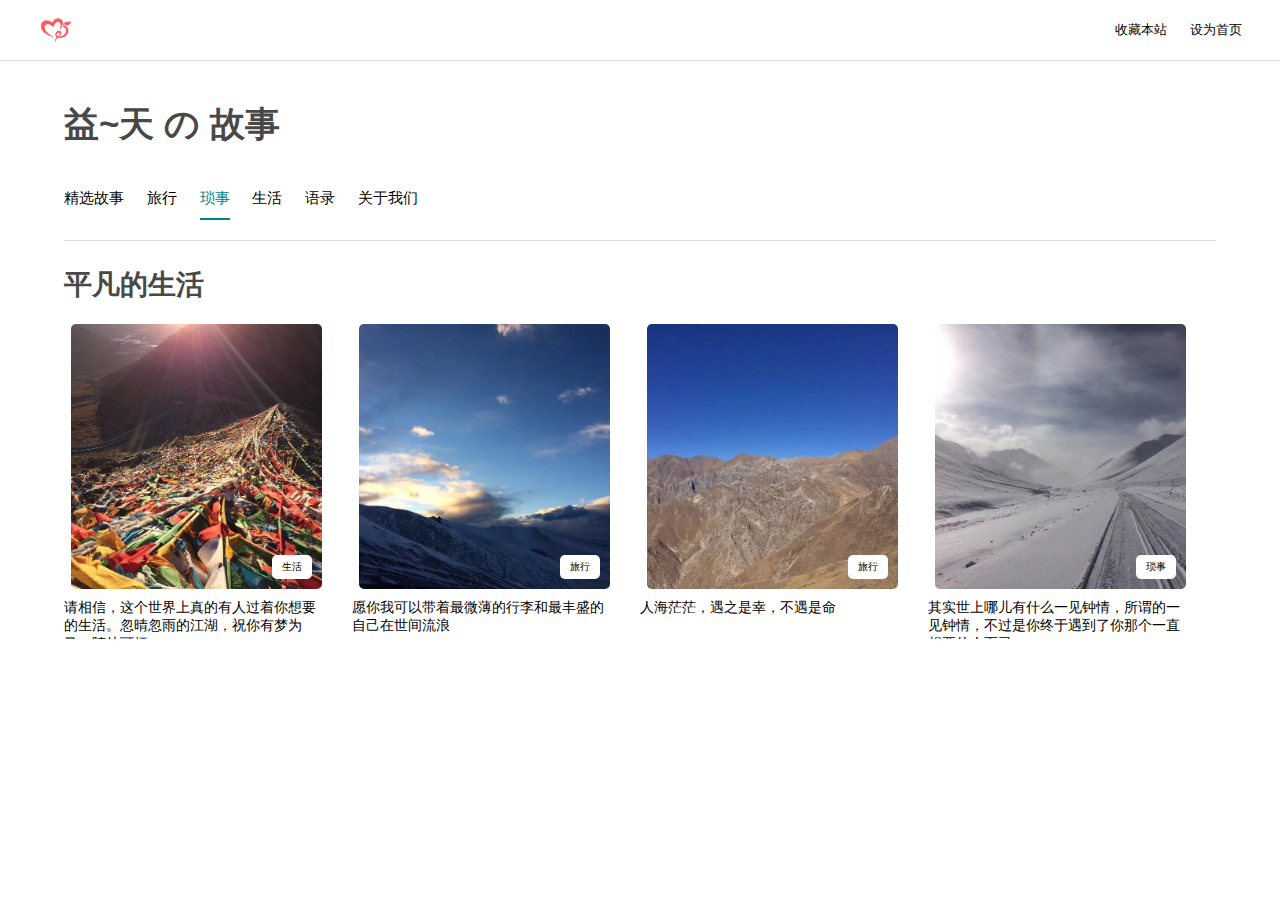
<file: trifles.html>
<!DOCTYPE html>
<html>
	<head>
		<meta charset="utf-8" />
		<meta http-equiv="content-Type" content="text/html;charset=utf-8"> 
		<meta name="viewport" content="initial-scale=1.0, maximum-scale=1.0, user-scalable=no" />
		<meta name="description" content="You are in my story" />
		<meta name="author" content="张凯益" />
		<title>You are in my story</title>
		<link rel="shortcut icon" type="image/x-icon" href="img/love.ico" media="screen" />
		<link rel="stylesheet" href="css/reset.css" />
		<link rel="stylesheet" href="css/main.css" />
		<link rel="stylesheet" href="css/media.css" />
	</head>
	<body>
		<div id="header">
			<div class="header-container">
				<div class="header-left">
					<img class="logo" src="img/love.png" />
				</div>
				<div class="header-right">
					<div class="collect">收藏本站</div>
					<div class="setIndex">设为首页</div>
				</div>
			</div>
			
		</div>
		<div class="container">
			<h1 class="title">益~天<a style="margin: 0 10px;">の</a>故事</h1>
			<div class="navs-container">
				<div class="navs">精选故事</div>
				<div class="navs">旅行</div>
				<div class="navs navs-active">琐事</div>
				<div class="navs">生活</div>
				<div class="navs">语录</div>
				<div class="navs">关于我们</div>
			</div>

			
			<h2 class="title2">平凡的生活</h2>
			<div class="main">
				<div class="section">
					<div class="section-container lazy"  data-bg="url(story-img/1.jpg)">
						<div class="tag">生活</div>
					</div>
					<p class="desc">请相信，这个世界上真的有人过着你想要的生活。忽晴忽雨的江湖，祝你有梦为马，随处可栖。</p>
				</div>
				<div class="section">
					<div class="section-container lazy"  data-bg="url(story-img/2.jpg)" >
						<div class="tag">旅行</div>
					</div>
					<p class="desc">愿你我可以带着最微薄的行李和最丰盛的自己在世间流浪</p>
				</div>
				<div class="section">
					<div class="section-container lazy"  data-bg="url(story-img/3.jpg)">
						<div class="tag">旅行</div>
					</div>
					<p class="desc">人海茫茫，遇之是幸，不遇是命</p>
				</div>
				<div class="section">
					<div class="section-container lazy"  data-bg="url(story-img/4.jpg)">
						<div class="tag">琐事</div>
					</div>
					<p class="desc">其实世上哪儿有什么一见钟情，所谓的一见钟情，不过是你终于遇到了你那个一直想要的人而已</p>
				</div>
			</div>
		</div>

		<script src="js/jquery-3.2.1.js"></script>
		<script type="text/javascript" src="js/onload.js" ></script>
		<script type="text/javascript" src="js/main.js" ></script>
	</body>
</html>
</file>
<file: css/main.css>
#header{
	height: 60px;line-height: 60px;border-bottom: 1px solid #DBDBDB;
}
.header-container:after,.header-right:after,.recommend-container:after,.main:after{
	display: block;
	content: " ";
	clear: both;
}
.header-container{
	width: 94%;margin: 0 auto;
}
.header-left,.header-right,.header-container{
	height: 100%;
}
.header-left img{
	height: 60%;vertical-align: middle;
}
.header-left{
	float: left;
}
.header-right{
	float: right;
}
.header-right div{
	display: inline-block;cursor: pointer;margin-left: 20px;font-size: 13px;
}
.header-right div:hover{
	border-bottom: 3px solid slategray;
}


.logo{
	cursor: pointer;
}

.container{
	width: 60%;margin: 0 auto;
}
.title{
	font-size: 35px;padding: 40px 0 30px 0;color: #484848;
}


.navs{
	display: inline-block;height: 40px;line-height: 40px;font-size: 15px;margin-right: 20px;
	cursor: pointer;
}
.navs-container:after{
	display: block;
	content: " ";
	clear: both;
}

.navs-container{
	padding-bottom: 20px;border-bottom: 1px solid gainsboro;
}
.navs-active{
	color: #008489;border-bottom: 2px solid #008489;
}


.title2{
	font-size: 28px;padding: 25px 0 20px 0;color: #484848;
}
.recommend-container{
	width: 100%;
}

.recommends{

	display: inline-block;
	border-radius: 5px;
	vertical-align: middle;
	background-repeat:no-repeat ;
	background-size:cover ;
	background-position: center;

	margin-right:2%;
	text-align: center;
	width:20%;
	cursor: pointer;
	margin-bottom: 10px;
}
.recommend-title{
	color: #ffffff;font-size: 24px;font-weight: bolder;
}
.text-over{
	text-overflow: ellipsis;overflow: hidden;white-space: nowrap;
}



.section{
	width: 23%;margin-right: 2%;cursor: pointer;float: left;margin-bottom: 30px;
	
	
}
.section-container,.section-container2{
	background-size: cover;
	background-position: center;
	background-repeat: no-repeat;
	border-radius: 5px;position: relative;
}
.section-container{
	width: 95%;margin: 0 auto;
}
.section-container:hover{
	width: 100%;height: 100%;
}
.desc{
	font-size: 14px;height: 40px;overflow: hidden;text-overflow: ellipsis;margin-top: 10px;
}

.tag{
	position: absolute;bottom: 10px;right: 10px;padding: 5px 10px;background-color: #FFFFFF;border-radius: 5px;
}


footer{
	text-align: center;padding: 30px 0;font-size: 14px;
}
</file>
<file: css/about.css>
.peroson-desc{
	font-size: 14px;line-height:25px;padding-bottom: 20px;
}

.person-desc{
	display: flex;
	display: -webkit-flex;
	margin-top: 50px;
	
}
.person-desc-left{
	width: 200px;height: 300px;
	background-position: center;
	background-size: cover;
	background-repeat: no-repeat;
	border-radius: 5px;
}
.person-desc-right{
	flex: 1;margin-right: 50px;
}
.liuyan,.liuyan-list{
	padding: 50px 0;border-top: 1px solid gainsboro;margin-top: 50px;font-size: 16px;text-align: center;cursor: pointer;
}
.liuyan{
	margin-top: 0px;
}
.mail{
	height: 100px;
}
.mail:hover{
	height: 120px;
}
.liuyan:hover{
	font-size: 18px;font-weight: bold;
}
.liuyan-list{
	text-align: left;
}
.liuyan-content,.liuyan-time{
	text-indent: 2em;font-size: 14px;padding-top: 10px;
}
.lists{
	margin-bottom: 40px;
}
</file>
<file: css/detail.css>
.container2{
	width: 40%;margin: 0 auto;
}
.detail-titles{
	padding: 30px 0;
}
.detail-titles p{
	font-size: 24px;padding: 10px 0;
}
.texts p{
	padding: 10px 0;font-size: 16px;
}
.pictures img{
	width: 100%;
}


.collects{
	width: 100px;height: 100px;border-radius: 50%;margin: 0 auto;line-height: 80px;text-align: center;
	background-color: #F8F8F8;cursor: pointer;margin-top: 30px;
}
.collects img{
	height:30px;margin-top: 35px
}
.collects2{
	text-align: center;padding: 15px 0;font-size: 16px;
}


.section{
	width: 30%;margin-right: 3%;
}
</file>
<file: css/mail.css>
/* Basic Grey */
.basic-grey {

max-width: 500px;
background: #F7F7F7;
padding: 25px 15px 25px 10px;
font: 12px Georgia, "Times New Roman", Times, serif;
color: #888;
text-shadow: 1px 1px 1px #FFF;
border:1px solid #E4E4E4;
position: absolute;
top: 50%;left: 50%;
transform: translateY(-50%) translateX(-50%);
-moz-transform:  translateY(-50%) translateX(-50%);
-webkit-transform: translateY(-50%) translateX(-50%);
-ms-transform:  translateY(-50%) translateX(-50%);
-o-transform:  translateY(-50%) translateX(-50%);
}
.basic-grey h1 {
font-size: 25px;
padding: 0px 0px 10px 40px;
display: block;
border-bottom:1px solid #E4E4E4;
margin: -10px -15px 30px -10px;;
color: #888;
}
.basic-grey h1>span {
display: block;
font-size: 11px;
text-overflow: ellipsis;overflow: hidden;white-space: nowrap;width: 80%;
}
.basic-grey label {
display: block;
margin: 0px;
}
.basic-grey label>span {
float: left;
width: 20%;
text-align: right;
padding-right: 10px;
margin-top: 10px;
color: #888;
}
.basic-grey input[type="text"], .basic-grey input[type="email"], .basic-grey textarea, .basic-grey select {
border: 1px solid #DADADA;
color: #888;
height: 30px;
margin-bottom: 16px;
margin-right: 6px;
margin-top: 2px;
outline: 0 none;
padding: 3px 3px 3px 5px;
width: 70%;
font-size: 12px;
line-height:15px;
box-shadow: inset 0px 1px 4px #ECECEC;
-moz-box-shadow: inset 0px 1px 4px #ECECEC;
-webkit-box-shadow: inset 0px 1px 4px #ECECEC;
}
.basic-grey textarea{
padding: 5px 3px 3px 5px;
}
.basic-grey select {
background: #FFF url('down-arrow.png') no-repeat right;
background: #FFF url('down-arrow.png') no-repeat right);
appearance:none;
-webkit-appearance:none;
-moz-appearance: none;
text-indent: 0.01px;
text-overflow: '';
width: 70%;
height: 35px;
line-height: 25px;
}
.basic-grey textarea{
height:100px;
}
.basic-grey .button {
background: #E27575;
border: none;
padding: 10px 25px 10px 25px;
color: #FFF;
box-shadow: 1px 1px 5px #B6B6B6;
border-radius: 3px;
text-shadow: 1px 1px 1px #9E3F3F;
cursor: pointer;
}
.basic-grey .button:hover {
background: #CF7A7A
}
</file>
<file: css/trifles.css>
.trifles{
	border-left: 1px solid gainsboro;padding: 50px 0;position: relative;
}
.dots{
	position: absolute;width: 20px;height:20px;top: 50%;
	transform: translateY(-50%);
	-webkit-transform: translateY(-50%);
	-moz-transform: translateY(-50%);
	-ms-transform: translateY(-50%);
	-o-transform: translateY(-50%);
	border-radius: 50%;border: 3px solid #008489;left: -14px;
}
.text{
	margin-left: 30px;font-size: 16px;
}
.time{
	font-size: 14px;font-weight: bold;
}
</file>
<file: css/index.css>
.swiper-container {
    width: 64%;
    height: 400px;
    margin-left: 0;
    margin-top: 20px;
}
.swiper-slide {
    text-align: center;
    font-size: 18px;
    background: #fff;
    
    /* Center slide text vertically */
    display: -webkit-box;
    display: -ms-flexbox;
    display: -webkit-flex;
    display: flex;
    -webkit-box-pack: center;
    -ms-flex-pack: center;
    -webkit-justify-content: center;
    justify-content: center;
    -webkit-box-align: center;
    -ms-flex-align: center;
    -webkit-align-items: center;
    align-items: center;
    
    background-position: center;
    background-size: cover;
    background-repeat: no-repeat;
    border-radius: 5px;
}
</file>
<file: css/media.css>
@media screen  and (max-width: 1680px){
	.container{
		width:70%
	}
	.container2{
		width: 50%;
	}
	.swiper-container{
		height: 350px;
	}
}
@media screen  and (max-width: 1440px){
	.container{
		width:80%
	}
	.container2{
		width: 60%;
	}
	.swiper-container{
		height: 300px;
	}
}
@media screen  and (max-width: 1360px){
	.container{
		width:90%
	}
	.container2{
		width: 70%;
	}
	
}
@media screen  and (max-width: 700px){
	.container{
		width:90%
	}
	.container2{
		width: 90%;
	}
	.recommend-container,.title3{
		display: none;
	}
	.section{
		width: 48%;margin-right: 2%;
	}
	.navs{
		margin-right: 10px;
	}
	.swiper-container{
		height: 200px;
		width: 100%;
	}
	.person-desc{
		display: block;text-align: center;
	}
	.person-desc-left{
		width: 300px;
		height: 500px;
		margin: 0 auto;
	}
	.person-desc-right{
		margin-right: 0;
	}
	.basic-grey{
		max-width: 300px;
	}
}

@media screen  and (max-width:320px){
	.navs{
		font-size: 12px;margin-right: 5px;
	}
}
</file>
